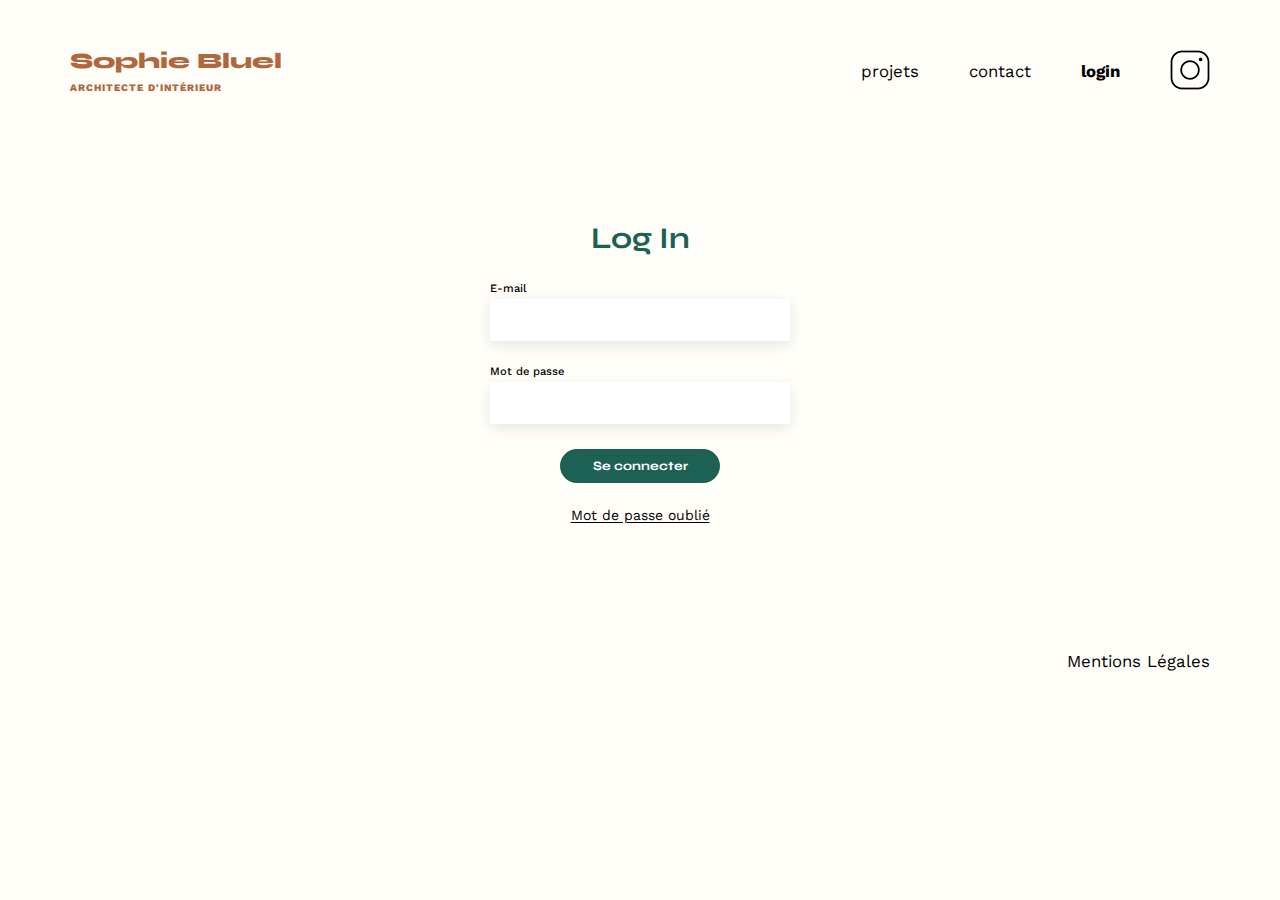
<file: FrontEnd/login.html>
<!DOCTYPE html>
<html lang="fr">
<head>
	<meta charset="UTF-8">
	<title>Sophie Bluel - Architecte d'intérieur</title>
	<meta name="viewport" content="width=device-width, initial-scale=1.0">
	<link rel="preconnect" href="https://fonts.googleapis.com">
	<link rel="preconnect" href="https://fonts.gstatic.com" crossorigin>
	<link href="https://fonts.googleapis.com/css2?family=Syne:wght@700;800&family=Work+Sans&display=swap"
		rel="stylesheet">
	<meta name="description" content="">
	<link rel="stylesheet" href="https://cdnjs.cloudflare.com/ajax/libs/font-awesome/6.4.2/css/all.min.css">
	<link rel="stylesheet" href="./assets/style.css">
</head>

<body>
	<header>
		<h1>Sophie Bluel <span>Architecte d'intérieur</span></h1>
		<nav>
			<ul>
				<li>projets</li>
				<li>contact</li>
				<li id="loginLi" class="bolder">login</li>
				<li><img src="./assets/icons/instagram.png" alt="Instagram"></li>
			</ul>
		</nav>
	</header>

	<!-- Création de la partie login -->
	<section id="login">
		<h2>Log In</h2>
		<form action="#">
			<div class="email-container">
				<label for="emailInputLog">E-mail</label>
				<input type="email" name="emailInputLog" id="emailInputLog">
			</div>
			<div class="mdp-container">
				<label for="mdpInputLog">Mot de passe</label>
				<input type="password" name="mdpInputLog" id="mdpInputLog">
			</div>
			<button type="submit" id="inputSubLog">Se connecter</button>
		</form>
		<a href="#" id="mdpOublie">Mot de passe oublié</a>
		<p class="erreur-connexion">Une erreur s'est produite, veuillez recommencer.</p>
	</section>

	<footer>
		<nav>
			<ul>
				<li>Mentions Légales</li>
			</ul>
		</nav>
	</footer>
	<script src="./assets/scripts/login.js"></script>
</body>

</html>
</file>
<file: FrontEnd/assets/style.css>
/* http://meyerweb.com/eric/tools/css/reset/
   v2.0 | 20110126
   License: none (public domain)
*/

html, body, div, span, applet, object, iframe,
h1, h2, h3, h4, h5, h6, p, blockquote, pre,
a, abbr, acronym, address, big, cite, code,
del, dfn, em, img, ins, kbd, q, s, samp,
small, strike, strong, sub, sup, tt, var,
b, u, i, center,
dl, dt, dd, ol, ul, li,
fieldset, form, label, legend,
table, caption, tbody, tfoot, thead, tr, th, td,
article, aside, canvas, details, embed,
figure, figcaption, footer, header, hgroup,
menu, nav, output, ruby, section, summary,
time, mark, audio, video {
	margin: 0;
	padding: 0;
	border: 0;
	font-size: 100%;
	font: inherit;
	vertical-align: baseline;
}
/* HTML5 display-role reset for older browsers */
article, aside, details, figcaption, figure,
footer, header, hgroup, menu, nav, section {
	display: block;
}
body {
	line-height: 1;
}
ol, ul {
	list-style: none;
}
blockquote, q {
	quotes: none;
}
blockquote:before, blockquote:after,
q:before, q:after {
	content: '';
	content: none;
}
table {
	border-collapse: collapse;
	border-spacing: 0;
}
/** end reset css**/
body {
	background: #FFFEF8;
	max-width: 1140px;
	margin: auto;
	font-family: 'Work Sans' ;
	font-size: 14px;
	position: relative;
}
header {
	display: flex;
	justify-content: space-between;
	margin: 50px 0
}
section {
	margin: 50px 0
}

h1{
	display: flex;
	flex-direction: column;
	justify-content: space-between;
	font-family: 'Syne';
	font-size: 22px;
	font-weight: 800;
	color: #B1663C
}

h1 > span {
	font-family: 'Work Sans';
	font-size:10px;
	letter-spacing: 0.1em;
	text-transform: uppercase;
}

h2{
	font-family: 'Syne';
	font-weight: 700;
	font-size: 30px;
	color: #1D6154
}
nav ul {
	display: flex;
	align-items: center;
	list-style-type: none;
	gap: 50px;
}
nav li {
	font-size: 1.2em;
	cursor: pointer;
}
li:hover {
	color: #B1663C;
}

#introduction {
	display: flex;
	align-items: center;
	max-width: 1050px;
	margin: 120px auto;
}
#introduction figure {
	flex: 1;
}
#introduction img {
	display: block;
	margin: 0 auto 12px auto;
	width: 80%;
}
#introduction article {
	flex: 1;
	padding-top: 10px;
}
#introduction h2 {
	margin-bottom: 1em;
}
#introduction p {
	margin-bottom: 1.2em;
	line-height: 16px;
	max-width: 420px;
}
#portfolio .title-and-span {
	display: flex;
	align-items: center;
	justify-content: center;
	gap: 35px;
	margin-bottom: 50px;
}
#portfolio .title-and-span h2 {
	text-align: center;
}
#portfolio .title-and-span span {
	color: black;
	font-family: 'Work Sans';
	font-size: 0.9rem;
	font-weight: 400;
	cursor: pointer;
	display: none;
}
#portfolio .title-and-span span.display-modif {
	display: block;
}
#portfolio .container-filtres {
	display: flex;
	align-items: center;
	justify-content: center;
	gap: 10px;
	margin-bottom: 50px;
}
#portfolio .container-filtres .btn {
	background: transparent;
	border: 1px solid #1D6154;
	border-radius: 20px;
	color: #1D6154;
	font-family: 'Syne';
	font-size: 1rem;
	font-weight: 700;
	padding: 6px 15px;
	cursor: pointer;
	transition: 0.3s;
}
#portfolio .container-filtres .btn:active {
	transform: scale(0.9);
}
#portfolio .container-filtres .btn:first-child {
	padding: 6px 25px;
}
#portfolio .container-filtres .btn:nth-child(2) {
	padding: 6px 20px;
}
#portfolio .container-filtres .btn.active-btn {
	background: #1D6154;
	color: rgba(255, 255, 255, 0.9);
}
#portfolio .gallery {
	width: 100%;
	display: grid;
	grid-template-columns: 1fr 1fr 1fr;
	grid-column-gap: 20px;
	grid-row-gap: 20px;
}
#portfolio .gallery img {
	width: 100%;
}
#portfolio .gallery figcaption {
	margin-top: 5px;
}

#contact {
	width: 50%;
	margin: 0 auto 50px auto;
}
#contact > * {
	text-align: center;

}
#contact h2{
	margin-bottom: 20px;
}
#contact p {
	font-size: 1rem;
}
#contact form {
	text-align: left;
	width: 80%;
	margin: 40px auto 0 auto;
	display: flex;
	flex-direction: column;
}
#contact input {
	height: 50px;
	font-size: 1.2em;
	border: none;
	box-shadow: 0px 4px 14px rgba(0, 0, 0, 0.09);
}
#contact label {
	margin: 3em 0 1em 0;
}
#contact label:first-child {
	margin-top: 0;
}
#contact textarea {
	border: none;
	box-shadow: 0px 4px 14px rgba(0, 0, 0, 0.09);
	resize: none;
}
#contact input[type="submit"] {
	background: #1D6154;
	border-radius: 25px;
	color: white;
	font-family: 'Syne';
	height: 45px;
	width: 50%;
	margin: 3em auto 0 auto;
}
#login {
	display: flex;
	align-items: center;
	justify-content: center;
	flex-direction: column;
	margin: 130px 0 90px 0;
}
#login h2 {
	margin-bottom: 30px;
}
#login form {
	display: flex;
	justify-content: center;
	flex-direction: column;
	min-width: 300px;
}
#login form div {
	display: flex;
	flex-direction: column;
	margin-bottom: 20px;
}
#login form label {
	font-size: 0.7rem;
	font-weight: 500;
	margin-bottom: 5px;
}
.error {
	color: red;
}
#login form input[type="email"], input[type="password"] {
	border: none;
	background: white;
	height: 40px;
	padding-left: 10px;
	margin-bottom: 5px;
	box-shadow: 0 4px 14px 0 rgba(0, 0, 0, 0.1);
}
.error input {
	color: red;
	outline-color: red;
}
#login form #inputSubLog {
	width: 160px;
	background-color: #1D6154;
	border: none;
	border-radius: 60px;
	color: white;
	font-family: 'Syne';
	font-size: 0.8rem;
	font-weight: 700;
	margin: 0 auto 25px auto;
	padding: 9px 0;
	cursor: pointer;
	text-align: center;
}
#login a {
	color: black;
	margin-bottom: 25px;
	text-underline-offset: 1.5px;
}
#login .erreur-connexion {
	font-size: 1rem;
	visibility: hidden;
}
#login .erreur-connexion.error {
	color: red;
	visibility: visible;
}
.bolder {
	font-weight: 700;
}

.publish-changes {
	width: 100%;
	background: black;
	display: flex;
	align-items: center;
	justify-content: center;
	gap: 20px;
	margin-bottom: 20px;
	padding: 15px 0;
	position: fixed;
	top: 0;
	left: 50%;
	transform: translate(-50%);
	z-index: 1000;
	display: none;
}
.publish-changes .p-edition {
	color: white;
}
.overlay {
	position: fixed; 
	top: 0;
	left: 0;
	width: 100%;
	height: 100%;
	background: rgba(0, 0, 0, 0.3); 
	z-index: 998;
	display: none;
}
.overlay.active-modal {
	display: block;
}
.modal-container {
	width: 630px;
	background: white;
	border-radius: 10px;
	margin: 0 auto;
	box-shadow: 0 0 10px 0 rgba(0, 0, 0, 0.1);
	position: absolute;
	top: 25%;
	left: 50%;
	transform: translate(-50%, -50%);
	z-index: 999;
	display: none;
}
.modal-container.active-modal {
	display: block;
}
.modal-container .modal {
	padding: 20px 30px 20px 30px;
}
.modal-container .modal .close-modal {
	display: flex;
	align-items: center;
	justify-content: space-between;
	margin-bottom: 15px;
}
.modal-container .modal .close-modal i {
	cursor: pointer;
}
.modal-container .modal .close-modal i:first-child {
	font-size: 1.4rem;
	opacity: 0;
}
.modal-container .modal .close-modal i:first-child.visible-arrow {
	opacity: 1;
}
.modal-container .modal .close-modal i:last-child {
	font-size: 1.2rem;
}
.modal-container .modal .modal-title {
	text-align: center;
	color: black;
	font-family: 'Work Sans';
	font-size: 30px;
	font-weight: 400;
	margin-bottom: 40px;
}
.modal-container .modal .gallery-part {
	display: flex;
	flex-direction: column;
	align-items: center;
	padding: 0 70px;
}
.modal-container .modal .gallery-part .modal-gallery {
	margin: 0 auto 40px auto;
	display: flex;
	flex-grow: 1;
	flex-wrap: wrap;
	gap: 15px 10px;
	border-bottom: 1px solid #B3B3B3;
	padding-bottom: 45px;
}
.modal-container .modal .gallery-part .modal-gallery figure {
	width: 18%;
	position: relative;
}
.modal-container .modal .gallery-part .modal-gallery figure:last-child {
	flex-grow: 0;
}
.modal-container .modal .gallery-part .modal-gallery figure img {
	width: 100%;
}
.modal-container .modal .gallery-part .modal-gallery figure .icon-figure {
	position: absolute;
	top: 5%;
	right: 5%;
	display: flex;
	gap: 2px;
}
.modal-container .modal .gallery-part .modal-gallery figure i {
	display: flex;
	align-items: center;
	justify-content: center;
	width: 15px;
	height: 15px;
	color: white;
	background: black;
	border-radius: 2px;
	font-size: 0.6rem;
	padding: 1px;
	cursor: pointer;
}
.modal-container .modal .gallery-part .addOrDelete {
	display: flex;
	flex-direction: column;
	align-items: center;
	gap: 10px;
	padding-bottom: 10px;
	width: 100%;
}
.modal-container .modal .gallery-part .addOrDelete .add-picture {
	background: #1D6154;
	border: none;
	border-radius: 25px;
	color: white;
	font-family: 'Syne';
	font-size: 0.8rem;
	font-weight: 700;
	padding: 8px 0;
	width: 55%;
	cursor: pointer;
}
.modal-container .modal .gallery-part .addOrDelete .span-project {
	font-family: 'Syne';
	font-size: 0.8rem;
	font-weight: 700;
}
.modal-container .modal .add-picture-part {
	display: flex;
	flex-direction: column;
	align-items: center;
	justify-content: center;
	padding: 0 70px;
	display: none;
}
.modal-container .modal .add-picture-part .add-picture-area {
	display: flex;
	flex-direction: column;
	align-items: center;
	justify-content: center;
	background: #E8F1F6;
	width: 100%;
	border-radius: 3px;
	padding: 15px 0 20px 0;
	margin-bottom: 30px;
	position: relative;
}
.modal-container .modal .add-picture-part .add-picture-area .preview-img {
	height: 100%;
	width: 44%;
	position: absolute;
	top: 50%;
	left: 50%;
	transform: translate(-50%, -50%);
	display: none;
}
.modal-container .modal .add-picture-part .add-picture-area .input-file-container {
	margin: 20px 0;
}
.modal-container .modal .add-picture-part .add-picture-area .input-file-container .add-picture-btn {
	background: #CBD6DC;
	border: none;
	border-radius: 25px;
	color: #306685;
	font-family: 'Work Sans';
	font-weight: 600;
	padding: 10px 40px;
	margin: 20px 0 10px 0;
	cursor: pointer;
}
.modal-container .modal .add-picture-part .add-picture-area .input-file-container #addPictureBtn {
	display: none;
}
.modal-container .modal .add-picture-part .add-picture-area .format-picture {
	font-size: 0.6rem;
}
.modal-container .modal .add-picture-part .inputs-container {
	width: 100%;
	display: flex;
	flex-direction: column;
	align-items: center;
	justify-content: center;
	padding-bottom: 30px;
}
.modal-container .modal .add-picture-part .inputs-container .input-title-container, .input-category-container {
	width: 100%;
	display: flex;
	flex-direction: column;
	gap: 8px;
	margin-bottom: 20px;
}
.modal-container .modal .add-picture-part .inputs-container .input-category-container  {
	border-bottom: 1px solid #B3B3B3;
	margin-bottom: 35px;
	padding-bottom: 40px;
}
.modal-container .modal .add-picture-part .inputs-container label {
	color: #3D3D3D;
	font-weight: 500;
}
.modal-container .modal .add-picture-part .inputs-container input, select {
	background: transparent;
	border: none;
	color: #444444;
	font-family: 'Work Sans';
	font-weight: 500;
	box-shadow: 0 4px 14px 0 rgba(0, 0, 0, 0.1);
	padding: 15px;
}
.modal-container .modal .add-picture-part .inputs-container .validate-btn {
	background: #A7A7A7;
	border: none;
	border-radius: 25px;
	color: white;
	font-family: 'Syne';
	font-size: 0.8rem;
	font-weight: 700;
	padding: 8px 0;
	width: 55%;
	cursor: pointer;
	transition: 0.3s;
}
.modal-container .modal .add-picture-part .inputs-container .validate-btn.valide {
	background: #1D6154;
}
.modal-container .modal .add-picture-part .inputs-container .validate-btn.invalide {
	animation: shake 0.82s cubic-bezier(.36,.07,.19,.97) both;
  	transform: translate3d(0, 0, 0);
}
@keyframes shake {
	10%, 90% {
	  transform: translate3d(-1px, 0, 0);
	}
	20%, 80% {
	  transform: translate3d(2px, 0, 0);
	}
	30%, 50%, 70% {
	  transform: translate3d(-4px, 0, 0);
	}
	40%, 60% {
	  transform: translate3d(4px, 0, 0);
	}
  }
footer nav ul {
	display: flex;
	justify-content: flex-end;
	margin: 1em 0;
}
</file>
